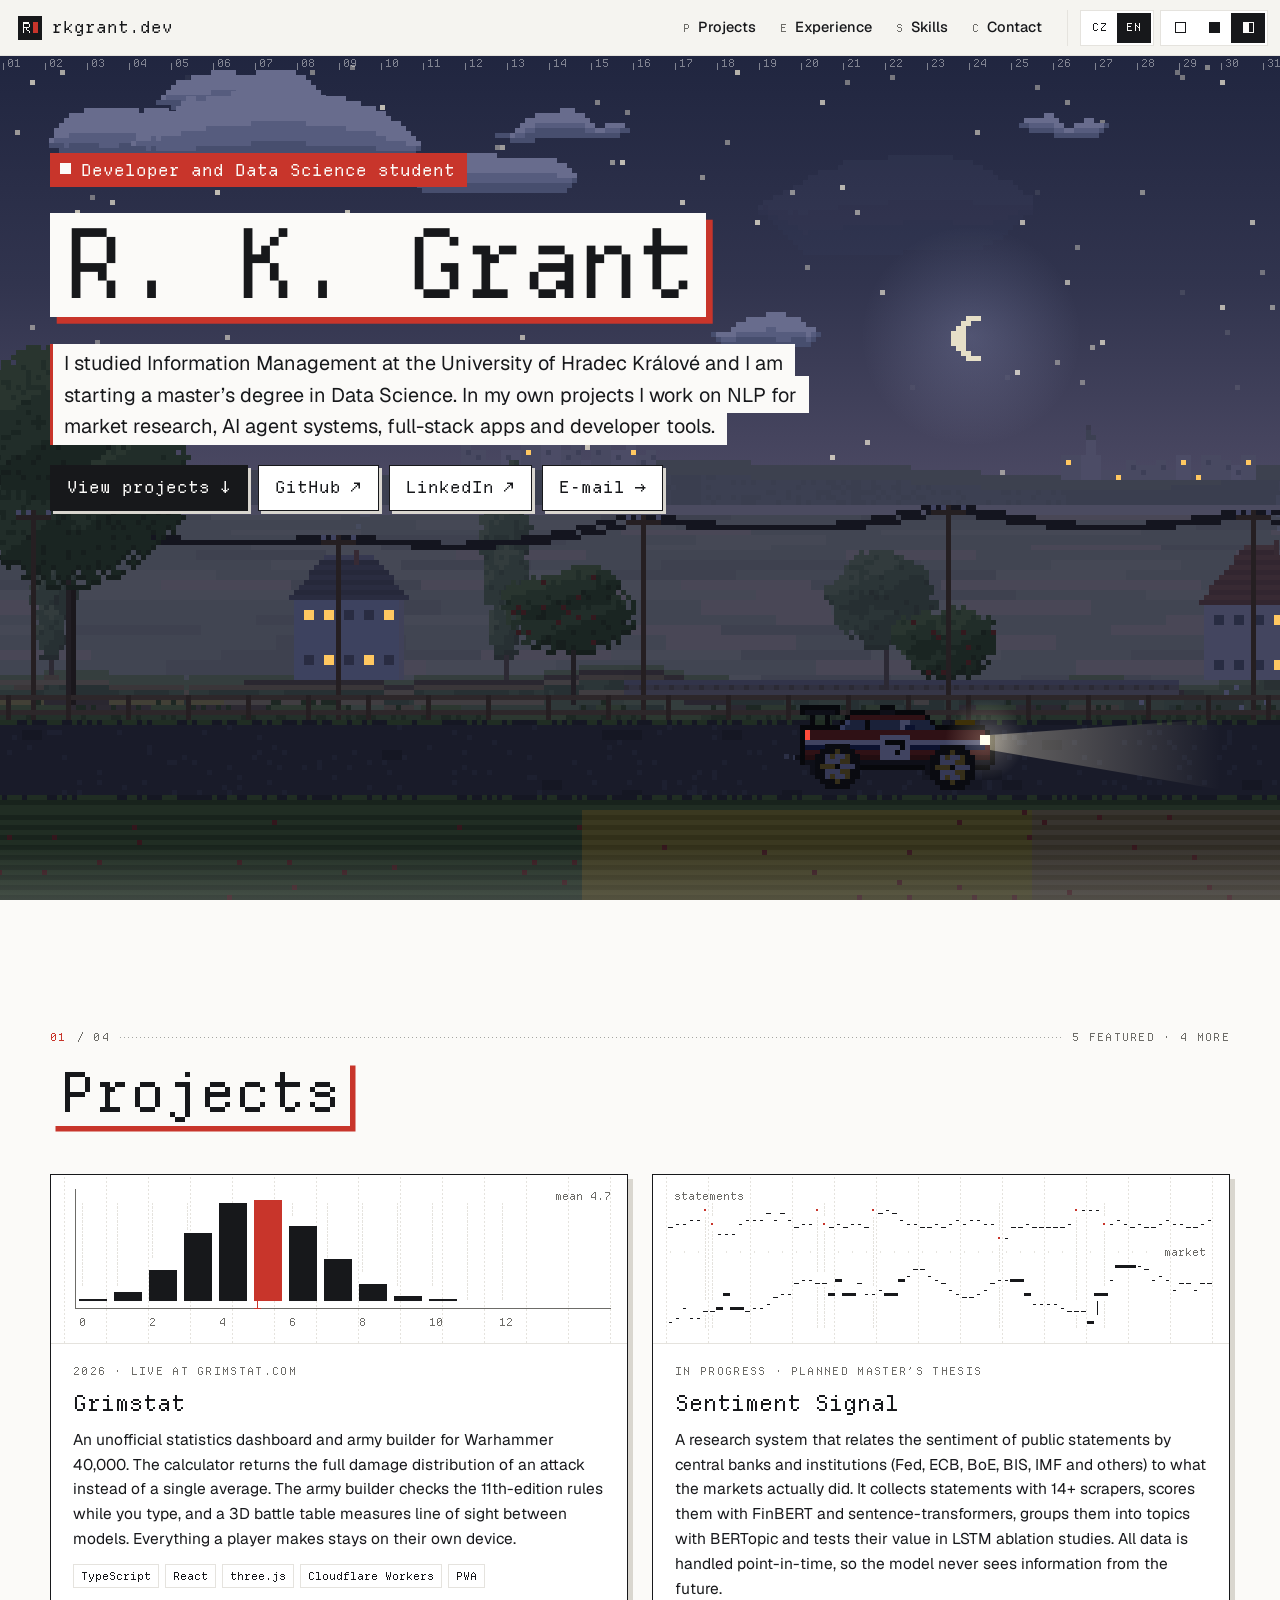
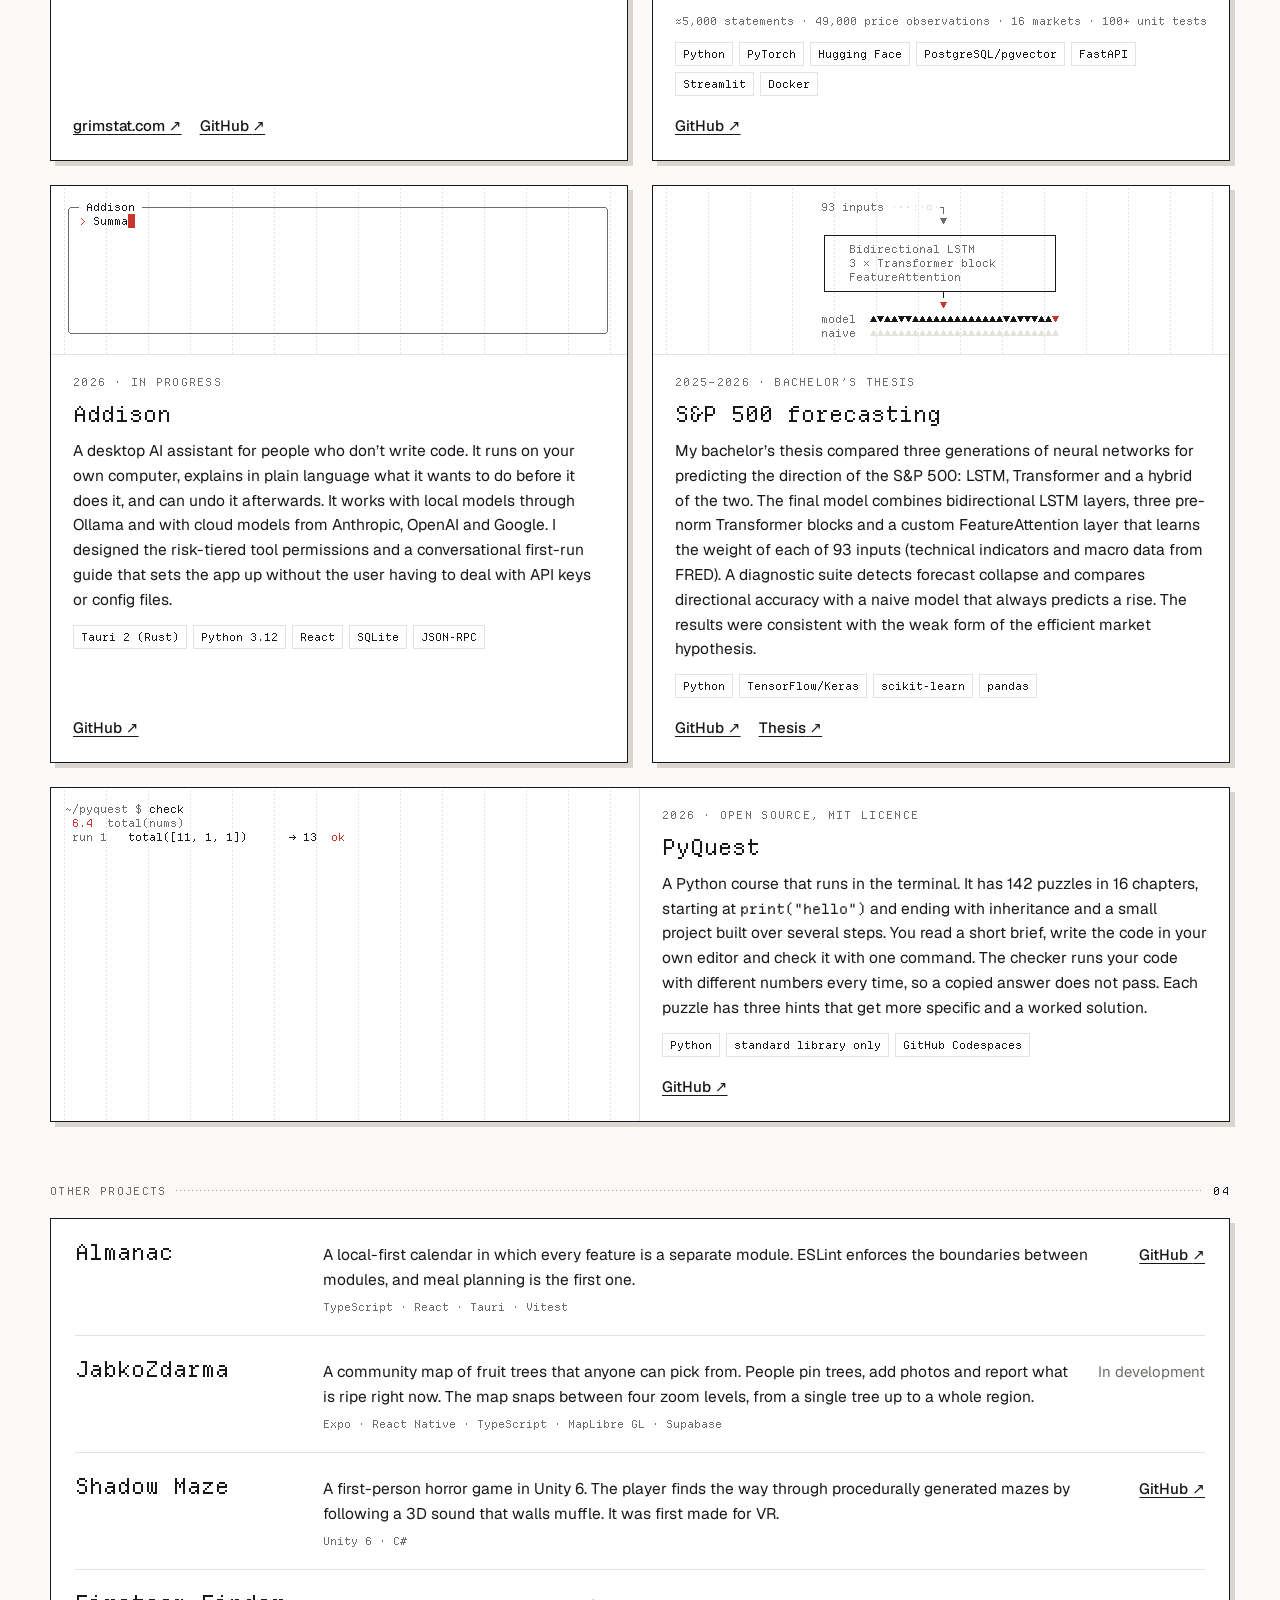
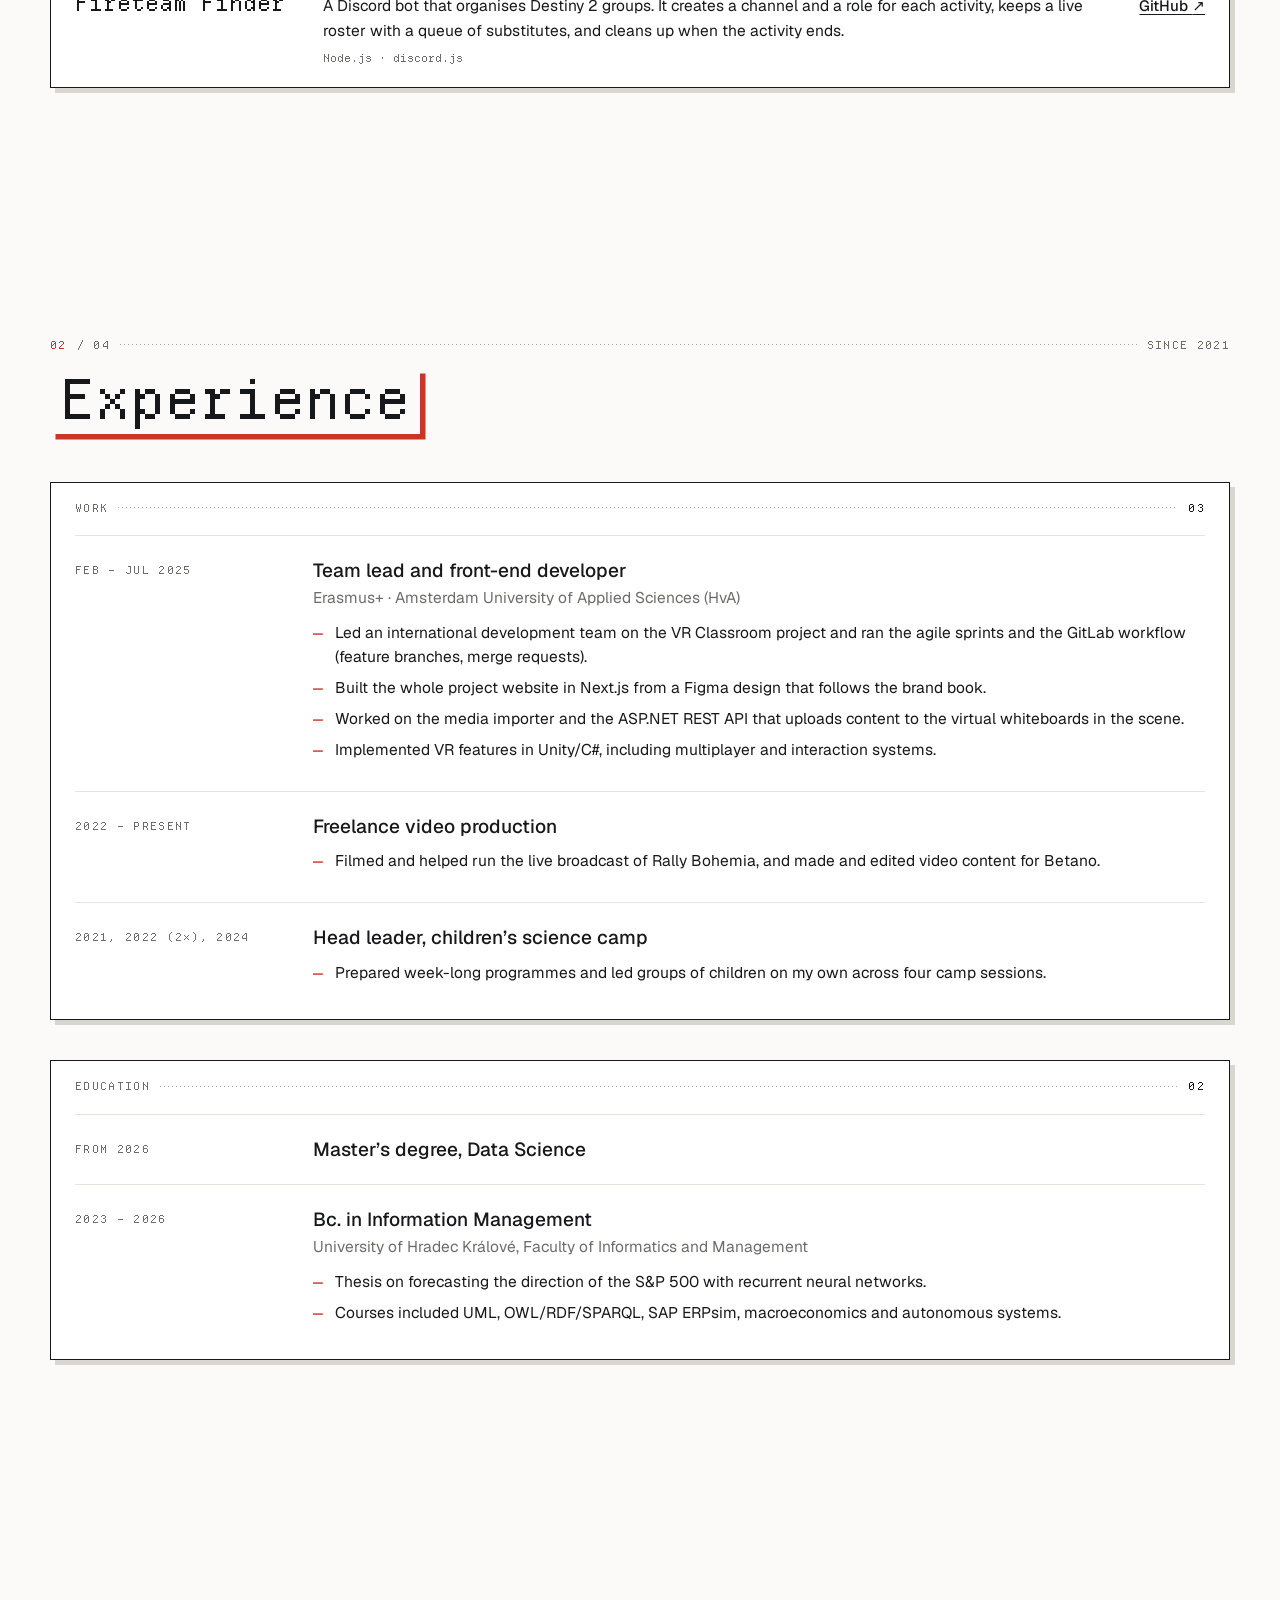
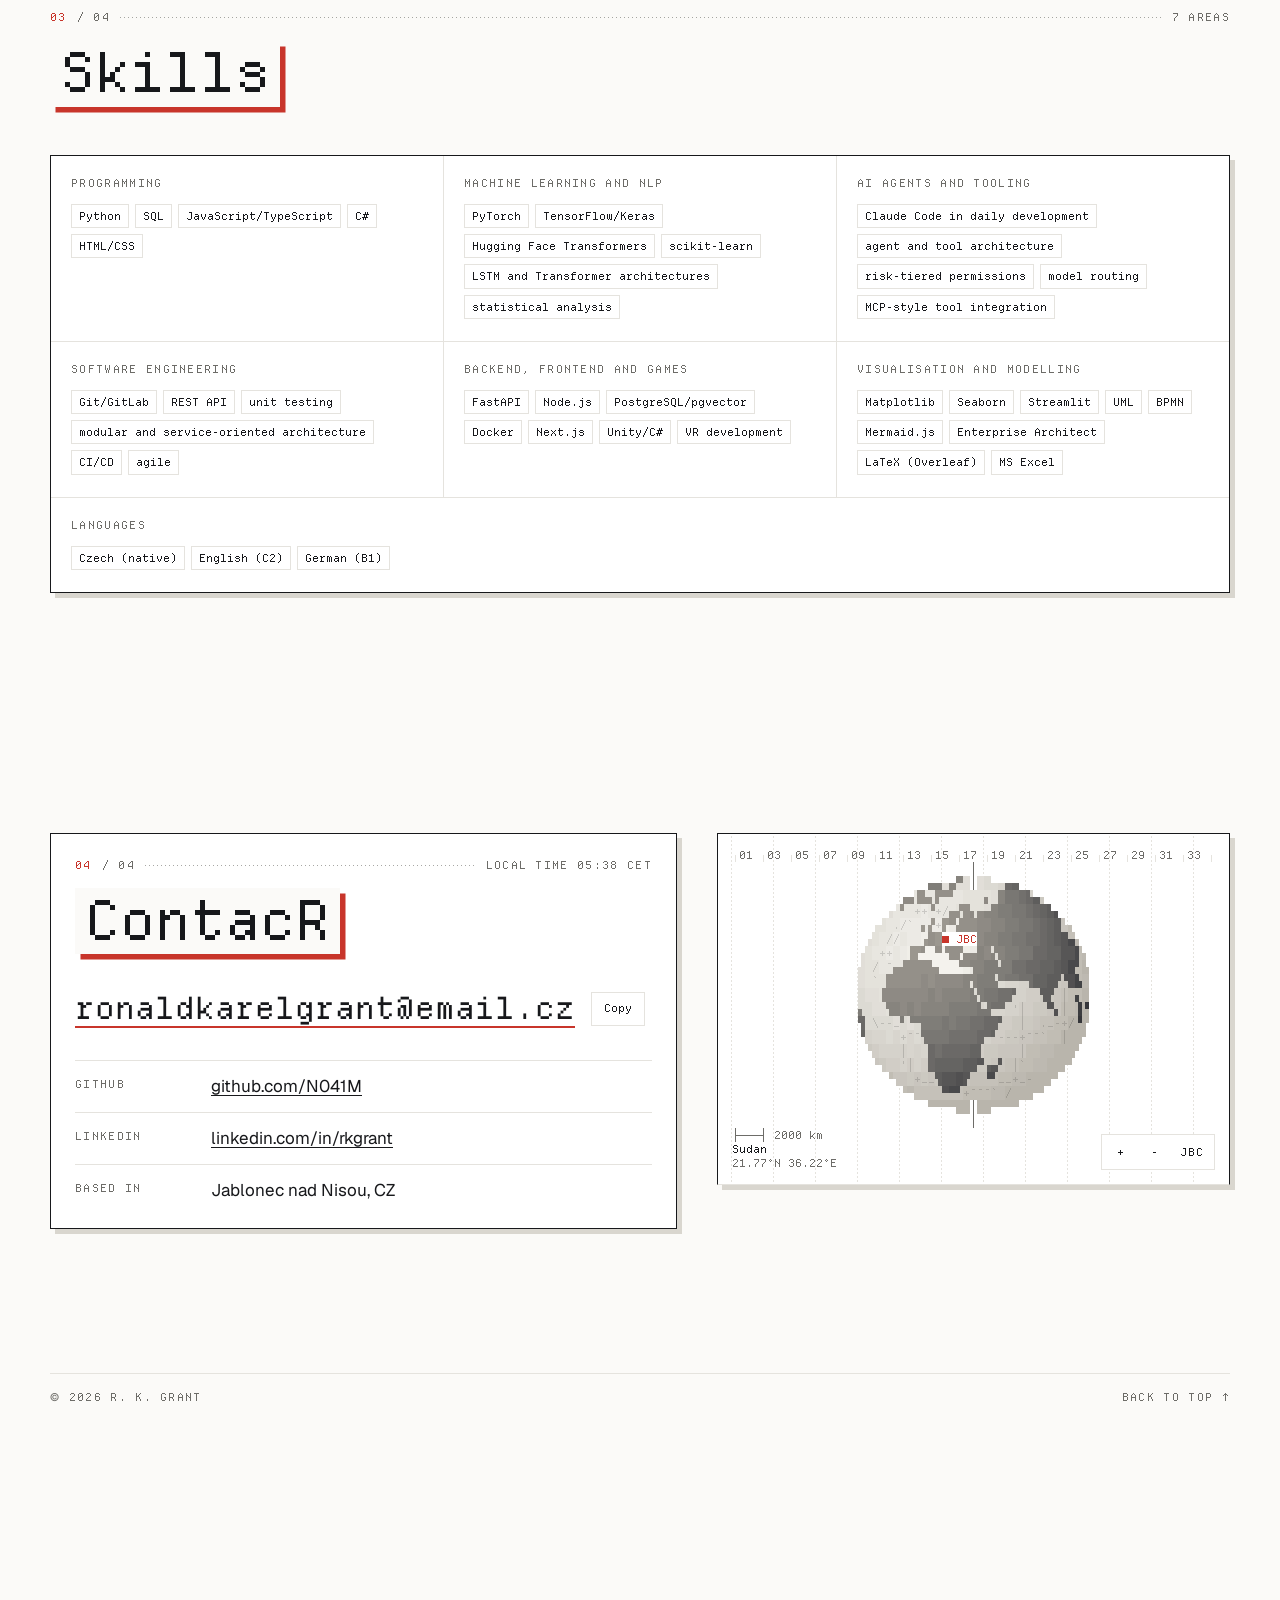
<file: index.html>
<!doctype html>
<html lang="en">
<head>
  <meta charset="utf-8">
  <meta name="viewport" content="width=device-width, initial-scale=1, viewport-fit=cover">
  <title>R. K. Grant · Developer and Data Science student</title>
  <meta name="description" content="Portfolio of Ronald Karel Grant, a developer and Data Science student from Jablonec nad Nisou who works on NLP research, AI agent systems, full-stack apps and developer tools.">
  <meta name="author" content="Ronald Karel Grant">
  <link rel="alternate" hreflang="en" href="https://rkgrant.dev/?lang=en">
  <link rel="alternate" hreflang="cs" href="https://rkgrant.dev/?lang=cs">
  <link rel="alternate" hreflang="x-default" href="https://rkgrant.dev/">
  <meta name="theme-color" content="#f5f4f0" media="(prefers-color-scheme: light)">
  <meta name="theme-color" content="#18191c" media="(prefers-color-scheme: dark)">
  <meta property="og:type" content="website">
  <meta property="og:url" content="https://rkgrant.dev/">
  <meta property="og:title" content="R. K. Grant">
  <meta property="og:description" content="Developer and Data Science student working on NLP research, AI agent systems, full-stack apps and developer tools.">
  <meta property="og:image" content="https://rkgrant.dev/assets/img/og.png">
  <meta property="og:image:width" content="1200">
  <meta property="og:image:height" content="630">
  <meta property="og:locale" content="en_GB">
  <meta property="og:locale:alternate" content="cs_CZ">
  <meta name="twitter:card" content="summary_large_image">
  <link rel="icon" href="assets/img/favicon.svg" type="image/svg+xml">
  <link rel="icon" href="assets/img/favicon-32.png" sizes="32x32" type="image/png">
  <link rel="apple-touch-icon" href="assets/img/apple-touch-icon.png">
  <link rel="preload" href="assets/fonts/DepartureMono-Regular.woff2" as="font" type="font/woff2" crossorigin>
  <link rel="preload" href="assets/fonts/Geist-latin.woff2" as="font" type="font/woff2" crossorigin>
  <link rel="stylesheet" href="assets/css/site.css">
  <script>
    // Language and theme are set before first paint so the page does not flash.
    (function () {
      var d = document.documentElement, s = null, l = null, t = null;
      try { s = window.localStorage; } catch (e) {}
      var q = new URLSearchParams(location.search).get("lang");
      try { l = s && s.getItem("lang"); t = s && s.getItem("theme"); } catch (e) {}
      if (q === "cs" || q === "en") l = q;
      if (l !== "cs" && l !== "en") {
        var list = navigator.languages || [navigator.language || "en"];
        l = "en";
        for (var i = 0; i < list.length; i++) {
          var c = String(list[i] || "").toLowerCase();
          if (c.indexOf("cs") === 0 || c.indexOf("sk") === 0) { l = "cs"; break; }
          if (c.indexOf("en") === 0) break;
        }
      }
      d.lang = l;
      if (t === "light" || t === "dark") d.setAttribute("data-theme", t);
    })();
  </script>
  <script type="application/ld+json">
  {
    "@context": "https://schema.org",
    "@type": "Person",
    "name": "Ronald Karel Grant",
    "url": "https://rkgrant.dev/",
    "email": "mailto:ronaldkarelgrant@email.cz",
    "jobTitle": "Developer",
    "address": { "@type": "PostalAddress", "addressLocality": "Jablonec nad Nisou", "addressCountry": "CZ" },
    "alumniOf": { "@type": "CollegeOrUniversity", "name": "University of Hradec Králové" },
    "knowsLanguage": ["cs", "en", "de"],
    "sameAs": ["https://github.com/N041M", "https://www.linkedin.com/in/rkgrant"]
  }
  </script>
  <script defer src="assets/js/scramble.js"></script>
  <script defer src="assets/js/field.js"></script>
  <script defer src="assets/js/drive/core.js"></script>
  <script defer src="assets/js/drive/art-nature.js"></script>
  <script defer src="assets/js/drive/art-built.js"></script>
  <script defer src="assets/js/drive/art-beings.js"></script>
  <script defer src="assets/js/drive/world.js"></script>
  <script defer src="assets/js/drive/weather.js"></script>
  <script defer src="assets/js/drive/scenes.js"></script>
  <script defer src="assets/js/drive/ascii.js"></script>
  <script defer src="assets/js/drive/engine.js"></script>
  <script defer src="assets/js/figures.js"></script>
  <script defer src="assets/js/site.js"></script>
</head>
<body>
  <a class="skip" href="#main"><span lang="en">Skip to content</span><span lang="cs">Přeskočit na obsah</span></a>
  <canvas id="drive" aria-hidden="true"></canvas>
  <canvas id="field" aria-hidden="true"></canvas>

  <header class="top">
    <div class="bar ko">
      <a class="brand" href="#top">
        <svg class="mark" viewBox="0 0 16 16" aria-hidden="true" shape-rendering="crispEdges"><rect class="mark-bg" width="16" height="16"/><path class="mark-r" d="M3 4h4v1H3zM3 5h1v6H3zM7 5h1v2H7zM4 7h3v1H4zM5 8h1v1H5zM6 9h1v1H6zM7 10h1v1H7z"/><rect class="mark-cursor" x="10" y="4" width="3" height="7"/></svg>
        <span data-scramble>rkgrant.dev</span>
      </a>
      <nav class="nav" data-label-en="Sections" data-label-cs="Sekce" aria-label="Sections">
        <a href="#projects" data-key-en="p" data-key-cs="p"><kbd>P</kbd><span data-scramble><span lang="en">Projects</span><span lang="cs">Projekty</span></span></a>
        <a href="#experience" data-key-en="e" data-key-cs="z"><kbd><span lang="en">E</span><span lang="cs">Z</span></kbd><span data-scramble><span lang="en">Experience</span><span lang="cs">Zkušenosti</span></span></a>
        <a href="#skills" data-key-en="s" data-key-cs="d"><kbd><span lang="en">S</span><span lang="cs">D</span></kbd><span data-scramble><span lang="en">Skills</span><span lang="cs">Dovednosti</span></span></a>
        <a href="#contact" data-key-en="c" data-key-cs="k"><kbd><span lang="en">C</span><span lang="cs">K</span></kbd><span data-scramble><span lang="en">Contact</span><span lang="cs">Kontakt</span></span></a>
      </nav>
      <div class="controls">
        <div class="seg" role="group" data-label-en="Language" data-label-cs="Jazyk" aria-label="Language">
          <button type="button" data-set-lang="cs" lang="cs-CZ" aria-label="Čeština" title="Čeština" aria-pressed="false">CZ</button>
          <button type="button" data-set-lang="en" lang="en-GB" aria-label="English" title="English" aria-pressed="true">EN</button>
        </div>
        <div class="seg" role="group" data-label-en="Theme" data-label-cs="Vzhled" aria-label="Theme">
          <button type="button" data-set-theme="light" data-label-en="Light" data-label-cs="Světlý" aria-label="Light" aria-pressed="false"><i class="ico ico-light" aria-hidden="true"></i></button>
          <button type="button" data-set-theme="dark" data-label-en="Dark" data-label-cs="Tmavý" aria-label="Dark" aria-pressed="false"><i class="ico ico-dark" aria-hidden="true"></i></button>
          <button type="button" data-set-theme="system" data-label-en="Match the system" data-label-cs="Podle systému" aria-label="Match the system" aria-pressed="true"><i class="ico ico-auto" aria-hidden="true"></i></button>
        </div>
      </div>
    </div>
  </header>

  <main id="main">
    <section class="hero" id="top" data-hero>
      <div class="wrap hero-inner">
        <p class="eyebrow" data-scramble="180"><span class="sq" aria-hidden="true"></span><span lang="en">Developer and Data Science student</span><span lang="cs">Vývojář a student Data Science</span></p>
        <h1 class="name" data-scramble="0"><span class="line">R. K. Grant</span></h1>
        <p class="lede" lang="en"><span class="hl">I studied Information Management at the University of Hradec Králové and I am starting a master’s degree in Data Science. In my own projects I work on NLP for market research, AI agent systems, full-stack apps and developer tools.</span></p>
        <p class="lede" lang="cs"><span class="hl">Vystudoval jsem Informační management na FIM Univerzity Hradec Králové a nastupuji do navazujícího magisterského studia Data Science. Ve vlastních projektech se věnuji průzkumu trhu pomocí NLP, návrhu agentních systémů s umělou inteligencí, full-stack vývoji a tvorbě nástrojů.</span></p>
        <div class="actions">
          <a class="btn btn-solid" href="#projects" data-scramble><span lang="en">View projects</span><span lang="cs">Zobrazit projekty</span><span aria-hidden="true">↓</span></a>
          <a class="btn" href="https://github.com/N041M" data-scramble><span>GitHub</span><span aria-hidden="true">↗</span></a>
          <a class="btn" href="https://www.linkedin.com/in/rkgrant" data-scramble><span>LinkedIn</span><span aria-hidden="true">↗</span></a>
          <a class="btn" href="mailto:ronaldkarelgrant@email.cz" data-scramble><span>E-mail</span><span aria-hidden="true">→</span></a>
        </div>
      </div>
    </section>

    <section class="section" id="projects" aria-labelledby="projects-h">
      <div class="wrap">
        <header class="section-head ko">
          <p class="kicker"><span class="idx" data-scramble>01</span><span class="of">/ 04</span><span class="rule" aria-hidden="true"></span><span class="meta" data-scramble><span lang="en">5 featured · 4 more</span><span lang="cs">5 hlavních · 4 další</span></span></p>
          <h2 id="projects-h" data-scramble><span lang="en">Projects</span><span lang="cs">Projekty</span></h2>
        </header>

        <div class="cards">
          <article class="card ko">
            <figure class="fig">
              <pre class="plot" data-figure="grimstat" aria-hidden="true"></pre>
            </figure>
            <div class="card-body">
              <p class="card-meta" data-scramble><span>2026</span><span aria-hidden="true">·</span><span lang="en">Live at grimstat.com</span><span lang="cs">V provozu na grimstat.com</span></p>
              <h3 class="card-title"><a href="https://grimstat.com">Grimstat</a></h3>
              <p lang="en">An unofficial statistics dashboard and army builder for Warhammer 40,000. The calculator returns the full damage distribution of an attack instead of a single average. The army builder checks the 11th-edition rules while you type, and a 3D battle table measures line of sight between models. Everything a player makes stays on their own device.</p>
              <p lang="cs">Neoficiální statistický nástroj a tvorba armád pro Warhammer 40,000. Kalkulačka místo jednoho průměru vrací celé rozdělení pravděpodobnosti poškození. Tvorba armád průběžně kontroluje pravidla 11. edice a 3D bojiště měří přímou viditelnost mezi modely. Vše, co hráč vytvoří, zůstává v jeho zařízení.</p>
              <ul class="tags"><li>TypeScript</li><li>React</li><li>three.js</li><li>Cloudflare Workers</li><li>PWA</li></ul>
              <p class="links"><a href="https://grimstat.com">grimstat.com <span aria-hidden="true">↗</span></a><a href="https://github.com/N041M/Grimstat">GitHub <span aria-hidden="true">↗</span></a></p>
            </div>
          </article>

          <article class="card ko">
            <figure class="fig">
              <pre class="plot" data-figure="sentiment" aria-hidden="true"></pre>
            </figure>
            <div class="card-body">
              <p class="card-meta" data-scramble><span lang="en">In progress</span><span lang="cs">Probíhá</span><span aria-hidden="true">·</span><span lang="en">Planned master’s thesis</span><span lang="cs">Plánovaná diplomová práce</span></p>
              <h3 class="card-title"><a href="https://github.com/N041M/Sentiment-Research">Sentiment Signal</a></h3>
              <p lang="en">A research system that relates the sentiment of public statements by central banks and institutions (Fed, ECB, BoE, BIS, IMF and others) to what the markets actually did. It collects statements with 14+ scrapers, scores them with FinBERT and sentence-transformers, groups them into topics with BERTopic and tests their value in LSTM ablation studies. All data is handled point-in-time, so the model never sees information from the future.</p>
              <p lang="cs">Výzkumný systém, který propojuje sentiment veřejných vyjádření centrálních bank a institucí (Fed, ECB, BoE, BIS, MMF a dalších) se skutečným vývojem trhů. Vyjádření sbírá pomocí 14+ scraperů, skóruje je modely FinBERT a sentence-transformers, shlukuje je do témat pomocí BERTopic a jejich přínos ověřuje ablačními studiemi s LSTM. Všechna data se zpracovávají point-in-time, aby model nikdy nenahlížel do budoucnosti.</p>
              <p class="figures" lang="en">≈5,000 statements · 49,000 price observations · 16 markets · 100+ unit tests</p>
              <p class="figures" lang="cs">≈5 000 vyjádření · 49 000 cenových pozorování · 16 trhů · 100+ jednotkových testů</p>
              <ul class="tags"><li>Python</li><li>PyTorch</li><li>Hugging Face</li><li>PostgreSQL/pgvector</li><li>FastAPI</li><li>Streamlit</li><li>Docker</li></ul>
              <p class="links"><a href="https://github.com/N041M/Sentiment-Research">GitHub <span aria-hidden="true">↗</span></a></p>
            </div>
          </article>

          <article class="card ko">
            <figure class="fig">
              <pre class="plot" data-figure="addison" aria-hidden="true"></pre>
            </figure>
            <div class="card-body">
              <p class="card-meta" data-scramble><span>2026</span><span aria-hidden="true">·</span><span lang="en">In progress</span><span lang="cs">Probíhá</span></p>
              <h3 class="card-title"><a href="https://github.com/N041M/Addison">Addison</a></h3>
              <p lang="en">A desktop AI assistant for people who don’t write code. It runs on your own computer, explains in plain language what it wants to do before it does it, and can undo it afterwards. It works with local models through Ollama and with cloud models from Anthropic, OpenAI and Google. I designed the risk-tiered tool permissions and a conversational first-run guide that sets the app up without the user having to deal with API keys or config files.</p>
              <p lang="cs">Desktopový AI asistent pro lidi, kteří neprogramují. Běží na vlastním počítači, před každou akcí srozumitelně vysvětlí, co chce udělat, a umí ji vrátit zpět. Funguje s lokálními modely přes Ollama i s cloudovými modely od Anthropicu, OpenAI a Googlu. Navrhl jsem systém oprávnění nástrojů odstupňovaný podle rizika a konverzačního průvodce prvním spuštěním, který aplikaci nastaví, aniž by uživatel musel řešit API klíče nebo konfigurační soubory.</p>
              <ul class="tags"><li>Tauri 2 (Rust)</li><li>Python 3.12</li><li>React</li><li>SQLite</li><li>JSON-RPC</li></ul>
              <p class="links"><a href="https://github.com/N041M/Addison">GitHub <span aria-hidden="true">↗</span></a></p>
            </div>
          </article>

          <article class="card ko">
            <figure class="fig">
              <pre class="plot" data-figure="snp" aria-hidden="true"></pre>
            </figure>
            <div class="card-body">
              <p class="card-meta" data-scramble><span>2025–2026</span><span aria-hidden="true">·</span><span lang="en">Bachelor’s thesis</span><span lang="cs">Bakalářská práce</span></p>
              <h3 class="card-title"><a href="https://github.com/N041M/SnP500-Forecasting-Models"><span lang="en">S&amp;P 500 forecasting</span><span lang="cs">Predikce indexu S&amp;P 500</span></a></h3>
              <p lang="en">My bachelor’s thesis compared three generations of neural networks for predicting the direction of the S&amp;P 500: LSTM, Transformer and a hybrid of the two. The final model combines bidirectional LSTM layers, three pre-norm Transformer blocks and a custom FeatureAttention layer that learns the weight of each of 93 inputs (technical indicators and macro data from FRED). A diagnostic suite detects forecast collapse and compares directional accuracy with a naive model that always predicts a rise. The results were consistent with the weak form of the efficient market hypothesis.</p>
              <p lang="cs">Bakalářská práce porovnávala tři generace neuronových sítí pro předpověď směru indexu S&amp;P 500: LSTM, Transformer a jejich hybrid. Finální model kombinuje obousměrné vrstvy LSTM, tři pre-norm Transformer bloky a vlastní vrstvu FeatureAttention, která se učí důležitost každého z 93 vstupů (technické indikátory a makroekonomická data z FRED). Sada diagnostických nástrojů odhaluje kolaps předpovědi a porovnává směrovou přesnost s naivním modelem, který vždy předpovídá růst. Výsledky odpovídaly slabé formě hypotézy efektivních trhů.</p>
              <ul class="tags"><li>Python</li><li>TensorFlow/Keras</li><li>scikit-learn</li><li>pandas</li></ul>
              <p class="links"><a href="https://github.com/N041M/SnP500-Forecasting-Models">GitHub <span aria-hidden="true">↗</span></a><a href="https://theses.cz/id/i8juls/"><span lang="en">Thesis</span><span lang="cs">Text práce</span> <span aria-hidden="true">↗</span></a></p>
            </div>
          </article>

          <article class="card wide ko">
            <figure class="fig">
              <pre class="plot" data-figure="pyquest" aria-hidden="true"></pre>
            </figure>
            <div class="card-body">
              <p class="card-meta" data-scramble><span>2026</span><span aria-hidden="true">·</span><span lang="en">Open source, MIT licence</span><span lang="cs">Open source, licence MIT</span></p>
              <h3 class="card-title"><a href="https://github.com/N041M/PyQuest">PyQuest</a></h3>
              <p lang="en">A Python course that runs in the terminal. It has 142 puzzles in 16 chapters, starting at <code>print("hello")</code> and ending with inheritance and a small project built over several steps. You read a short brief, write the code in your own editor and check it with one command. The checker runs your code with different numbers every time, so a copied answer does not pass. Each puzzle has three hints that get more specific and a worked solution.</p>
              <p lang="cs">Kurz Pythonu, který běží v terminálu. Má 142 úloh v 16 kapitolách, od <code>print("hello")</code> až po dědičnost a malý projekt stavěný v několika krocích. Uživatel si přečte krátké zadání, napíše kód ve vlastním editoru a zkontroluje ho jedním příkazem. Validátor spouští kód pokaždé s jinými čísly, takže opsaná odpověď neprojde. Ke každé úloze jsou tři postupně konkrétnější nápovědy a vzorové řešení.</p>
              <ul class="tags"><li>Python</li><li><span lang="en">standard library only</span><span lang="cs">jen standardní knihovna</span></li><li>GitHub Codespaces</li></ul>
              <p class="links"><a href="https://github.com/N041M/PyQuest">GitHub <span aria-hidden="true">↗</span></a></p>
            </div>
          </article>
        </div>

        <h3 class="subhead ko"><span data-scramble><span lang="en">Other projects</span><span lang="cs">Další projekty</span></span><span class="rule" aria-hidden="true"></span><span class="n">04</span></h3>
        <ul class="more ko">
          <li>
            <p class="more-name"><a href="https://github.com/N041M/Almanac">Almanac</a></p>
            <div class="more-body">
              <p lang="en">A local-first calendar in which every feature is a separate module. ESLint enforces the boundaries between modules, and meal planning is the first one.</p>
              <p lang="cs">Kalendář fungující přednostně lokálně, ve kterém je každá funkce samostatný modul. Hranice mezi moduly hlídá ESLint a prvním modulem je plánování jídel.</p>
              <p class="more-tags">TypeScript · React · Tauri · Vitest</p>
            </div>
            <a class="more-link" href="https://github.com/N041M/Almanac">GitHub <span aria-hidden="true">↗</span></a>
          </li>
          <li>
            <p class="more-name">JabkoZdarma</p>
            <div class="more-body">
              <p lang="en">A community map of fruit trees that anyone can pick from. People pin trees, add photos and report what is ripe right now. The map snaps between four zoom levels, from a single tree up to a whole region.</p>
              <p lang="cs">Komunitní mapa ovocných stromů, ze kterých si může natrhat kdokoli. Lidé přidávají stromy a fotky a hlásí, co je právě zralé. Mapa přeskakuje mezi čtyřmi úrovněmi přiblížení, od jednoho stromu až po celý kraj.</p>
              <p class="more-tags">Expo · React Native · TypeScript · MapLibre GL · Supabase</p>
            </div>
            <span class="more-link muted"><span lang="en">In development</span><span lang="cs">Ve vývoji</span></span>
          </li>
          <li>
            <p class="more-name"><a href="https://github.com/N041M/Shadow-Maze">Shadow Maze</a></p>
            <div class="more-body">
              <p lang="en">A first-person horror game in Unity 6. The player finds the way through procedurally generated mazes by following a 3D sound that walls muffle. It was first made for VR.</p>
              <p lang="cs">Hororová hra z pohledu první osoby v Unity 6. Hráč se v procedurálně generovaném bludišti orientuje podle prostorového zvuku tlumeného stěnami. Původně vznikla pro VR.</p>
              <p class="more-tags">Unity 6 · C#</p>
            </div>
            <a class="more-link" href="https://github.com/N041M/Shadow-Maze">GitHub <span aria-hidden="true">↗</span></a>
          </li>
          <li>
            <p class="more-name"><a href="https://github.com/N041M/Fireteam-Finder">Fireteam Finder</a></p>
            <div class="more-body">
              <p lang="en">A Discord bot that organises Destiny 2 groups. It creates a channel and a role for each activity, keeps a live roster with a queue of substitutes, and cleans up when the activity ends.</p>
              <p lang="cs">Discord bot pro organizaci skupin v Destiny 2. Pro každou aktivitu vytvoří kanál a roli, vede živou soupisku s frontou náhradníků a po skončení aktivity po sobě uklidí.</p>
              <p class="more-tags">Node.js · discord.js</p>
            </div>
            <a class="more-link" href="https://github.com/N041M/Fireteam-Finder">GitHub <span aria-hidden="true">↗</span></a>
          </li>
        </ul>
      </div>
    </section>

    <section class="section" id="experience" aria-labelledby="experience-h">
      <div class="wrap">
        <header class="section-head ko">
          <p class="kicker"><span class="idx" data-scramble>02</span><span class="of">/ 04</span><span class="rule" aria-hidden="true"></span><span class="meta" data-scramble><span lang="en">Since 2021</span><span lang="cs">Od roku 2021</span></span></p>
          <h2 id="experience-h" data-scramble><span lang="en">Experience</span><span lang="cs">Zkušenosti</span></h2>
        </header>

        <div class="block ko">
          <h3 class="subhead"><span data-scramble><span lang="en">Work</span><span lang="cs">Práce</span></span><span class="rule" aria-hidden="true"></span><span class="n">03</span></h3>
          <ol class="timeline">
            <li class="tl-item">
              <p class="tl-date" data-scramble><span lang="en">Feb – Jul 2025</span><span lang="cs">únor – červenec 2025</span></p>
              <div>
                <h4 class="tl-role"><span lang="en">Team lead and front-end developer</span><span lang="cs">Vedoucí týmu a front-end vývojář</span></h4>
                <p class="tl-org"><span lang="en">Erasmus+ · Amsterdam University of Applied Sciences (HvA)</span><span lang="cs">Erasmus+ · Hogeschool van Amsterdam (HvA)</span></p>
                <ul class="points" lang="en">
                  <li>Led an international development team on the VR Classroom project and ran the agile sprints and the GitLab workflow (feature branches, merge requests).</li>
                  <li>Built the whole project website in Next.js from a Figma design that follows the brand book.</li>
                  <li>Worked on the media importer and the ASP.NET REST API that uploads content to the virtual whiteboards in the scene.</li>
                  <li>Implemented VR features in Unity/C#, including multiplayer and interaction systems.</li>
                </ul>
                <ul class="points" lang="cs">
                  <li>Vedl jsem mezinárodní vývojový tým na projektu VR Classroom, řídil agilní sprinty a práci v GitLabu (feature branche, merge requesty).</li>
                  <li>Vytvořil jsem kompletní web projektu v Next.js, navržený ve Figmě podle brand booku.</li>
                  <li>Podílel jsem se na importéru médií a na REST API v ASP.NET pro nahrávání obsahu na virtuální tabule ve scéně.</li>
                  <li>Implementoval jsem funkce pro VR v Unity/C# (multiplayer a interakční systémy).</li>
                </ul>
              </div>
            </li>
            <li class="tl-item">
              <p class="tl-date" data-scramble><span lang="en">2022 – present</span><span lang="cs">2022 – dosud</span></p>
              <div>
                <h4 class="tl-role"><span lang="en">Freelance video production</span><span lang="cs">Videoprodukce na volné noze</span></h4>
                <ul class="points" lang="en"><li>Filmed and helped run the live broadcast of Rally Bohemia, and made and edited video content for Betano.</li></ul>
                <ul class="points" lang="cs"><li>Natáčel jsem a podílel se na živém přenosu automobilové soutěže Rally Bohemia, tvořil a stříhal videoobsah pro Betano.</li></ul>
              </div>
            </li>
            <li class="tl-item">
              <p class="tl-date" data-scramble><span>2021, 2022 (2×), 2024</span></p>
              <div>
                <h4 class="tl-role"><span lang="en">Head leader, children’s science camp</span><span lang="cs">Hlavní vedoucí, dětský vědecký tábor</span></h4>
                <ul class="points" lang="en"><li>Prepared week-long programmes and led groups of children on my own across four camp sessions.</li></ul>
                <ul class="points" lang="cs"><li>Připravoval jsem týdenní programy a samostatně vedl skupiny dětí (4 turnusy).</li></ul>
              </div>
            </li>
          </ol>
        </div>

        <div class="block ko">
          <h3 class="subhead"><span data-scramble><span lang="en">Education</span><span lang="cs">Vzdělání</span></span><span class="rule" aria-hidden="true"></span><span class="n">02</span></h3>
          <ol class="timeline">
            <li class="tl-item">
              <p class="tl-date" data-scramble><span lang="en">from 2026</span><span lang="cs">od roku 2026</span></p>
              <div>
                <h4 class="tl-role"><span lang="en">Master’s degree, Data Science</span><span lang="cs">Navazující magisterské studium, Data Science</span></h4>
              </div>
            </li>
            <li class="tl-item">
              <p class="tl-date" data-scramble><span>2023 – 2026</span></p>
              <div>
                <h4 class="tl-role"><span lang="en">Bc. in Information Management</span><span lang="cs">Bc. Informační management</span></h4>
                <p class="tl-org"><span lang="en">University of Hradec Králové, Faculty of Informatics and Management</span><span lang="cs">Univerzita Hradec Králové, Fakulta informatiky a managementu</span></p>
                <ul class="points" lang="en">
                  <li>Thesis on forecasting the direction of the S&amp;P 500 with recurrent neural networks.</li>
                  <li>Courses included UML, OWL/RDF/SPARQL, SAP ERPsim, macroeconomics and autonomous systems.</li>
                </ul>
                <ul class="points" lang="cs">
                  <li>Bakalářská práce na téma předpovědi směru indexu S&amp;P 500 pomocí rekurentních neuronových sítí.</li>
                  <li>Absolvované předměty zahrnovaly UML, OWL/RDF/SPARQL, SAP ERPsim, makroekonomii a autonomní systémy.</li>
                </ul>
              </div>
            </li>
          </ol>
        </div>
      </div>
    </section>

    <section class="section" id="skills" aria-labelledby="skills-h">
      <div class="wrap">
        <header class="section-head ko">
          <p class="kicker"><span class="idx" data-scramble>03</span><span class="of">/ 04</span><span class="rule" aria-hidden="true"></span><span class="meta" data-scramble><span lang="en">7 areas</span><span lang="cs">7 oblastí</span></span></p>
          <h2 id="skills-h" data-scramble><span lang="en">Skills</span><span lang="cs">Dovednosti</span></h2>
        </header>
        <div class="skills ko">
          <div class="skill">
            <h3 data-scramble><span lang="en">Programming</span><span lang="cs">Programování</span></h3>
            <ul class="tags"><li>Python</li><li>SQL</li><li>JavaScript/TypeScript</li><li>C#</li><li>HTML/CSS</li></ul>
          </div>
          <div class="skill">
            <h3 data-scramble><span lang="en">Machine learning and NLP</span><span lang="cs">Strojové učení a NLP</span></h3>
            <ul class="tags"><li>PyTorch</li><li>TensorFlow/Keras</li><li>Hugging Face Transformers</li><li>scikit-learn</li><li><span lang="en">LSTM and Transformer architectures</span><span lang="cs">architektury LSTM a Transformer</span></li><li><span lang="en">statistical analysis</span><span lang="cs">statistická analýza</span></li></ul>
          </div>
          <div class="skill">
            <h3 data-scramble><span lang="en">AI agents and tooling</span><span lang="cs">Agentní postupy a nástroje s AI</span></h3>
            <ul class="tags"><li><span lang="en">Claude Code in daily development</span><span lang="cs">Claude Code při každodenním vývoji</span></li><li><span lang="en">agent and tool architecture</span><span lang="cs">návrh architektury agentů a nástrojů</span></li><li><span lang="en">risk-tiered permissions</span><span lang="cs">oprávnění odstupňovaná podle rizika</span></li><li><span lang="en">model routing</span><span lang="cs">směrování modelů</span></li><li><span lang="en">MCP-style tool integration</span><span lang="cs">integrace nástrojů ve stylu MCP</span></li></ul>
          </div>
          <div class="skill">
            <h3 data-scramble><span lang="en">Software engineering</span><span lang="cs">Softwarové inženýrství</span></h3>
            <ul class="tags"><li>Git/GitLab</li><li>REST API</li><li><span lang="en">unit testing</span><span lang="cs">jednotkové testování</span></li><li><span lang="en">modular and service-oriented architecture</span><span lang="cs">modulární a servisně orientovaná architektura</span></li><li>CI/CD</li><li><span lang="en">agile</span><span lang="cs">agilní vývoj</span></li></ul>
          </div>
          <div class="skill">
            <h3 data-scramble><span lang="en">Backend, frontend and games</span><span lang="cs">Backend, frontend a vývoj her</span></h3>
            <ul class="tags"><li>FastAPI</li><li>Node.js</li><li>PostgreSQL/pgvector</li><li>Docker</li><li>Next.js</li><li>Unity/C#</li><li><span lang="en">VR development</span><span lang="cs">vývoj pro VR</span></li></ul>
          </div>
          <div class="skill">
            <h3 data-scramble><span lang="en">Visualisation and modelling</span><span lang="cs">Vizualizace a modelování</span></h3>
            <ul class="tags"><li>Matplotlib</li><li>Seaborn</li><li>Streamlit</li><li>UML</li><li>BPMN</li><li>Mermaid.js</li><li>Enterprise Architect</li><li>LaTeX (Overleaf)</li><li>MS Excel</li></ul>
          </div>
          <div class="skill wide">
            <h3 data-scramble><span lang="en">Languages</span><span lang="cs">Jazyky</span></h3>
            <ul class="tags"><li><span lang="en">Czech (native)</span><span lang="cs">čeština (rodilý mluvčí)</span></li><li><span lang="en">English (C2)</span><span lang="cs">angličtina (C2)</span></li><li><span lang="en">German (B1)</span><span lang="cs">němčina (B1)</span></li></ul>
          </div>
        </div>
      </div>
    </section>

    <section class="section contact" id="contact" aria-labelledby="contact-h">
      <div class="wrap contact-grid">
        <div class="contact-main ko">
          <header class="section-head">
            <p class="kicker"><span class="idx" data-scramble>04</span><span class="of">/ 04</span><span class="rule" aria-hidden="true"></span><span class="meta"><span lang="en">Local time</span><span lang="cs">Místní čas</span> <span data-clock>--:--</span></span></p>
            <h2 id="contact-h" data-scramble><span lang="en">Contact</span><span lang="cs">Kontakt</span></h2>
          </header>
          <p class="mail-row">
            <a class="big-mail" href="mailto:ronaldkarelgrant@email.cz">ronaldkarelgrant@email.cz</a>
            <button type="button" class="copy" data-copy="ronaldkarelgrant@email.cz" data-scramble>
              <span class="copy-idle"><span lang="en">Copy</span><span lang="cs">Kopírovat</span></span>
              <span class="copy-done"><span lang="en">Copied</span><span lang="cs">Zkopírováno</span></span>
            </button>
          </p>
          <dl class="contact-list">
            <div><dt>GitHub</dt><dd><a href="https://github.com/N041M">github.com/N041M</a></dd></div>
            <div><dt>LinkedIn</dt><dd><a href="https://www.linkedin.com/in/rkgrant">linkedin.com/in/rkgrant</a></dd></div>
            <div><dt><span lang="en">Based in</span><span lang="cs">Místo</span></dt><dd>Jablonec nad Nisou, CZ</dd></div>
          </dl>
        </div>
        <figure class="fig globe-fig ko">
          <pre class="plot" data-figure="globe" aria-hidden="true"></pre>
          <div class="seg globe-zoom" role="group" data-label-en="Globe" data-label-cs="Glóbus" aria-label="Globe">
            <button type="button" data-globe="in" data-label-en="Zoom in" data-label-cs="Přiblížit" aria-label="Zoom in" title="Zoom in">+</button>
            <button type="button" data-globe="out" data-label-en="Zoom out" data-label-cs="Oddálit" aria-label="Zoom out" title="Zoom out">-</button>
            <button type="button" data-globe="home" data-label-en="Show Jablonec nad Nisou" data-label-cs="Ukázat Jablonec nad Nisou" aria-label="Show Jablonec nad Nisou" title="Show Jablonec nad Nisou">JBC</button>
          </div>
        </figure>
      </div>
    </section>
  </main>

  <footer class="foot">
    <div class="wrap">
      <div class="foot-row ko">
        <p><span class="copy-sign">©</span> <span data-year>2026</span> R. K. Grant</p>
        <p><a href="#top"><span lang="en">Back to top</span><span lang="cs">Nahoru</span> <span aria-hidden="true">↑</span></a></p>
      </div>
    </div>
    <div class="shore" data-shore aria-hidden="true"></div>
  </footer>
</body>
</html>
</file>
<file: assets/css/site.css>
/* rkgrant.dev */

@font-face {
  font-family: "Departure Mono";
  src: url("../fonts/DepartureMono-Regular.woff2") format("woff2");
  font-display: swap;
}
@font-face {
  font-family: "Geist";
  src: url("../fonts/Geist-latin.woff2") format("woff2");
  font-weight: 100 900;
  font-display: swap;
  unicode-range: U+0000-00FF, U+0131, U+0152-0153, U+02BB-02BC, U+02C6, U+02DA, U+02DC, U+0304, U+0308, U+0329, U+2000-206F, U+20AC, U+2122, U+2191, U+2193, U+2212, U+2215, U+FEFF, U+FFFD;
}
@font-face {
  font-family: "Geist";
  src: url("../fonts/Geist-latin-ext.woff2") format("woff2");
  font-weight: 100 900;
  font-display: swap;
  unicode-range: U+0100-02BA, U+02BD-02C5, U+02C7-02CC, U+02CE-02D7, U+02DD-02FF, U+0304, U+0308, U+0329, U+1D00-1DBF, U+1E00-1E9F, U+1EF2-1EFF, U+2020, U+20A0-20AB, U+20AD-20C0, U+2113, U+2C60-2C7F, U+A720-A7FF;
}

/* Colours follow Grimstat: warm greys, hairline borders and a red accent.
   --accent is the one colour on the page, and the background picks it up too.
   --line is for hairlines, --soft for hover fills, --panel for cards and
   buttons, and --bar for the top bar. Panels have an --edge and cast a hard
   --drop shadow so they stand off the moving background. The globe shades
   its sea and land between the --sea-* and --land-* pairs. */
:root {
  --bg: #fbfaf8;
  --fg: #17181b;
  --muted: #6d6c68;
  --line: #e5e3de;
  --soft: #efeeea;
  --panel: #ffffff;
  --bar: #f5f4f0;
  --edge: #17181b;
  --drop: #d9d6cf;
  --accent: #c8352b;
  --accent-ink: #c8352b;
  --on-accent: #fbfaf8;
  --sea-lit: #f4f2ed;
  --sea-dark: #b9b5ac;
  --land-lit: #9b978f;
  --land-dark: #35363a;
  --mono: "Departure Mono", ui-monospace, "SF Mono", Menlo, Consolas, monospace;
  --sans: "Geist", ui-sans-serif, system-ui, -apple-system, "Segoe UI", Roboto, sans-serif;
  --gutter: clamp(16px, 4vw, 40px);
  --maxw: 1180px;
  color-scheme: light;
}
@media (prefers-color-scheme: dark) {
  :root:not([data-theme="light"]) {
    --bg: #131417;
    --fg: #edece8;
    --muted: #8e8d88;
    --line: #2a2b30;
    --soft: #212227;
    --panel: #18191c;
    --bar: #18191c;
    --edge: #4a4b52;
    --drop: #2c2d33;
    --accent: #dc665e;
    --accent-ink: #e8776e;
    --on-accent: #131417;
    --sea-lit: #3a3b41;
    --sea-dark: #1c1d20;
    --land-lit: #d8d6d0;
    --land-dark: #4d4e53;
    color-scheme: dark;
  }
}
:root[data-theme="dark"] {
  --bg: #131417;
  --fg: #edece8;
  --muted: #8e8d88;
  --line: #2a2b30;
  --soft: #212227;
  --panel: #18191c;
  --bar: #18191c;
  --edge: #4a4b52;
  --drop: #2c2d33;
  --accent: #dc665e;
  --accent-ink: #e8776e;
  --on-accent: #131417;
  --sea-lit: #3a3b41;
  --sea-dark: #1c1d20;
  --land-lit: #d8d6d0;
  --land-dark: #4d4e53;
  color-scheme: dark;
}

*, *::before, *::after { box-sizing: border-box; }

html {
  -webkit-text-size-adjust: 100%;
  scroll-behavior: smooth;
  scroll-padding-top: 84px;
}

body {
  margin: 0;
  background: var(--bg);
  color: var(--fg);
  font: 400 17px/1.6 var(--sans);
  -webkit-font-smoothing: antialiased;
  overflow-x: hidden;
}

/* Only the active language is shown. */
html[lang="en"] body [lang="cs"],
html[lang="cs"] body [lang="en"] { display: none !important; }
body [lang] { animation: lang-in 0.45s ease both; }
@keyframes lang-in { from { opacity: 0; } }

/* The drive is drawn under the glyph field, which leaves its cells clear
   where the drive shows. */
#drive,
#field {
  position: fixed;
  inset: 0;
  width: 100%;
  height: 100vh;
  height: 100lvh;
  display: block;
  pointer-events: none;
  z-index: 0;
}
html.over-car { cursor: pointer; }

.top, main, .foot { position: relative; z-index: 1; }

a { color: inherit; text-decoration-thickness: 1px; text-underline-offset: 3px; }
a:hover { color: var(--accent-ink); }
::selection { background: var(--accent); color: var(--on-accent); }
:focus-visible { outline: 2px solid var(--accent); outline-offset: 3px; }

p, h1, h2, h3, h4 { margin: 0; }

/* The field clears a ragged margin around every .ko element. Text that is
   not on a panel sits on strips of the page colour instead, cut to each
   line. */

/* Cards, the skills grid, the timeline and the contact block are panels. */
.card,
.skills,
.block,
.more,
.contact-main,
.globe-fig {
  border: 1px solid var(--edge);
  background: var(--panel);
  box-shadow: 5px 5px 0 var(--drop);
}

.wrap {
  width: 100%;
  max-width: calc(var(--maxw) + 2 * var(--gutter));
  margin: 0 auto;
  padding: 0 var(--gutter);
}

.skip {
  position: fixed;
  left: 12px;
  top: -80px;
  z-index: 30;
  padding: 10px 14px;
  background: var(--fg);
  color: var(--bg);
  font: 16.5px/1 var(--mono);
  text-decoration: none;
}
.skip:focus { top: 24px; }

/* ------------------------------------------------------------------ labels */

/* One label style for everything that names or counts something: section
   indexes, sub-headings, card details, dates and captions. */
.label,
.kicker,
.subhead,
.card-meta,
.tl-date,
.skill h3,
.contact-list dt,
.foot-row {
  font: 400 11px/1.3 var(--mono);
  letter-spacing: 0.12em;
  text-transform: uppercase;
  color: var(--muted);
}

/* ------------------------------------------------------------------ top bar */

/* The bar runs the full width of the window, like Grimstat's. The field's
   numbered ruler hangs just below it. */
.top {
  position: fixed;
  top: 0;
  left: 0;
  right: 0;
  z-index: 10;
}
.bar {
  display: flex;
  align-items: center;
  gap: 6px;
  height: 56px;
  padding: 0 12px 0 16px;
  border-bottom: 1px solid var(--line);
  background: var(--bar);
}

.brand {
  display: inline-flex;
  align-items: center;
  gap: 10px;
  margin-right: auto;
  padding: 6px 8px 6px 2px;
  font: 16.5px/1 var(--mono);
  text-decoration: none;
}
.mark { width: 24px; height: 24px; flex: none; }
.mark-bg { fill: var(--fg); }
.mark-r { fill: var(--bg); }
.mark-cursor { fill: var(--accent); animation: blink 1.1s steps(1) infinite; }
@keyframes blink { 50% { opacity: 0; } }

.nav { display: flex; gap: 2px; }
.nav a {
  display: inline-flex;
  align-items: baseline;
  gap: 8px;
  padding: 10px 11px;
  font: 500 14.5px/1 var(--sans);
  text-decoration: none;
}
.nav a:hover { color: var(--fg); background: var(--soft); }
.nav a[aria-current="true"] { background: var(--soft); box-shadow: inset 0 -2px 0 var(--accent); }
.nav kbd {
  font: 400 11px/1 var(--mono);
  color: var(--muted);
}
.nav a[aria-current="true"] kbd { color: var(--accent-ink); }

.controls {
  display: flex;
  gap: 6px;
  margin-left: 8px;
  padding-left: 12px;
  border-left: 1px solid var(--line);
}
.seg {
  display: inline-flex;
  padding: 2px;
  border: 1px solid var(--line);
  background: var(--panel);
}
.seg button {
  appearance: none;
  display: inline-grid;
  place-items: center;
  height: 30px;
  min-width: 34px;
  padding: 0 8px;
  border: 0;
  background: transparent;
  color: var(--fg);
  font: 400 11px/1 var(--mono);
  letter-spacing: 0.08em;
  cursor: pointer;
}
.seg button:hover { background: var(--soft); }
.seg button[aria-pressed="true"] { background: var(--fg); color: var(--bg); }

.ico {
  width: 11px;
  height: 11px;
  border: 1.5px solid currentColor;
}
.ico-dark { background: currentColor; }
.ico-auto { background: linear-gradient(90deg, currentColor 50%, transparent 50%); }

@media (max-width: 900px) {
  .nav kbd { display: none; }
}
@media (max-width: 760px) {
  .nav { display: none; }
  .controls { margin-left: 0; padding-left: 0; border-left: 0; }
}
@media (max-width: 400px) {
  .brand span { display: none; }
}

/* --------------------------------------------------------------------- hero */

.hero {
  min-height: 100vh;
  min-height: 100svh;
  display: flex;
  align-items: flex-start;
  padding: clamp(104px, 17vh, 190px) 0 max(120px, 18vh);
}
.hero-inner {
  display: flex;
  flex-direction: column;
  align-items: flex-start;
  gap: clamp(14px, 2.4vh, 22px);
}

/* The hero text sits on strips of the page colour, and the scene stays
   visible around them. The eyebrow is a red tag and the name casts a hard red
   shadow. Each line of the intro gets its own strip, with a red rule down the
   left edge. */
.eyebrow {
  display: flex;
  align-items: flex-start;
  gap: 10px;
  width: fit-content;
  padding: 7px 12px 6px 10px;
  background: var(--accent);
  color: var(--on-accent);
  font: 16.5px/1.3 var(--mono);
}
.sq { flex: none; width: 11px; height: 11px; margin-top: 0.2em; background: var(--accent); }
.eyebrow .sq { background: var(--on-accent); }

.name {
  font: 400 clamp(36px, min(8vw, 11vh), 96px)/0.92 var(--mono);
  letter-spacing: -0.04em;
  margin: 0.04em 0 0.1em;
}
.name .line {
  display: block;
  width: fit-content;
  padding: 0.06em 0.14em 0.1em;
  background: var(--bg);
  box-shadow: 0.07em 0.07em 0 var(--accent);
}

.lede {
  max-width: 58ch;
  font-size: clamp(17px, 1.55vw, 20px);
  line-height: 1.6;
}
.lede .hl {
  padding: 0.3em 0.6em 0.3em 0.7em;
  background: var(--bg);
  box-shadow: inset 3px 0 0 var(--accent);
  -webkit-box-decoration-break: clone;
  box-decoration-break: clone;
}

.actions { display: flex; flex-wrap: wrap; gap: 10px; }
.btn {
  display: inline-flex;
  align-items: center;
  gap: 10px;
  height: 46px;
  padding: 0 16px;
  border: 1px solid var(--edge);
  background: var(--panel);
  box-shadow: 3px 3px 0 var(--drop);
  color: var(--fg);
  font: 16.5px/1 var(--mono);
  text-decoration: none;
}
.btn:hover { background: var(--accent); border-color: var(--accent); color: var(--on-accent); }
.btn-solid { background: var(--fg); border-color: var(--fg); color: var(--bg); }

/* ----------------------------------------------------------------- sections */

.section { padding: clamp(72px, 10vw, 120px) 0; }

/* A section opens with a label row (index, a rule, a short status) and then
   the title. */
.section-head { margin-bottom: 36px; padding: 10px 0 12px; }
.kicker {
  display: flex;
  align-items: center;
  gap: 10px;
  margin-bottom: 16px;
}
.kicker .idx { color: var(--accent-ink); }
.rule {
  flex: 1;
  height: 1px;
  min-width: 24px;
  background-image: linear-gradient(90deg, var(--muted) 1px, transparent 1px);
  background-size: 4px 1px;
  opacity: 0.6;
}
h2 {
  width: fit-content;
  padding: 0.08em 0.18em 0.12em;
  background: var(--bg);
  box-shadow: 0.1em 0.1em 0 var(--accent);
  font: 400 clamp(33px, 5vw, 55px)/1 var(--mono);
}

.subhead {
  display: flex;
  align-items: center;
  gap: 10px;
  margin: 56px 0 14px;
  padding: 6px 0;
}
.subhead .n { color: var(--fg); }
.block { padding: 0 24px 6px; }
.block .subhead { margin-top: 0; padding-top: 18px; }
.block + .block { margin-top: 40px; }

/* -------------------------------------------------------------------- cards */

.cards {
  display: grid;
  grid-template-columns: repeat(2, minmax(0, 1fr));
  gap: 24px;
}
@media (max-width: 880px) {
  .cards { grid-template-columns: minmax(0, 1fr); }
}

.card {
  display: flex;
  flex-direction: column;
  min-width: 0;
  transition: transform 0.2s ease, box-shadow 0.2s ease;
}
.card:hover { transform: translate(-3px, -3px); box-shadow: 8px 8px 0 var(--accent); }

/* A card that spans the grid puts its figure beside the text. */
@media (min-width: 881px) {
  .card.wide {
    grid-column: 1 / -1;
    display: grid;
    grid-template-columns: minmax(0, 1fr) minmax(0, 1fr);
  }
  .card.wide .fig {
    display: flex;
    flex-direction: column;
    border-bottom: 0;
    border-right: 1px solid var(--line);
  }
  .card.wide .plot { flex: 1; height: auto; min-height: 140px; }
}

/* Figures are framed like plots, with dotted grid columns behind the
   drawing. */
.fig {
  margin: 0;
  padding: 14px;
  border-bottom: 1px solid var(--line);
  background-image:
    linear-gradient(var(--panel) 50%, transparent 50%),
    linear-gradient(90deg, var(--line) 1px, transparent 1px);
  background-size: 100% 4px, 42px 100%;
  background-position: 0 0, 13px 0;
}
/* A figure fills the width it is given and never widens its card, so it
   redraws to fit after a resize or a rotation. */
.plot {
  max-width: 100%;
  margin: 0;
  height: 140px;
  overflow: hidden;
  font: 11px/14px var(--mono);
  white-space: pre;
  color: var(--fg);
  user-select: none;
}
.plot .a { color: var(--accent); }
.plot .d { color: var(--muted); }
.plot .g { color: var(--line); }
.plot .i { background: var(--fg); color: var(--bg); }
.plot .ai { background: var(--accent); color: var(--on-accent); }

/* The globe's shading. Sea and land each blend from a lit colour to a shadow
   colour, and s0–s15 and l0–l15 set how lit a cell is. Sea is drawn as the
   cell background (sb) or, on the rim, as a glyph (sf). Land is a glyph (lf)
   or, under a border, the background (lb). */
.plot .s0 { --s: 0%; }
.plot .s1 { --s: 7%; }
.plot .s2 { --s: 13%; }
.plot .s3 { --s: 20%; }
.plot .s4 { --s: 27%; }
.plot .s5 { --s: 33%; }
.plot .s6 { --s: 40%; }
.plot .s7 { --s: 47%; }
.plot .s8 { --s: 53%; }
.plot .s9 { --s: 60%; }
.plot .s10 { --s: 67%; }
.plot .s11 { --s: 73%; }
.plot .s12 { --s: 80%; }
.plot .s13 { --s: 87%; }
.plot .s14 { --s: 93%; }
.plot .s15 { --s: 100%; }
.plot .l0 { --l: 0%; }
.plot .l1 { --l: 7%; }
.plot .l2 { --l: 13%; }
.plot .l3 { --l: 20%; }
.plot .l4 { --l: 27%; }
.plot .l5 { --l: 33%; }
.plot .l6 { --l: 40%; }
.plot .l7 { --l: 47%; }
.plot .l8 { --l: 53%; }
.plot .l9 { --l: 60%; }
.plot .l10 { --l: 67%; }
.plot .l11 { --l: 73%; }
.plot .l12 { --l: 80%; }
.plot .l13 { --l: 87%; }
.plot .l14 { --l: 93%; }
.plot .l15 { --l: 100%; }
.plot .sb { background: color-mix(in srgb, var(--sea-lit) var(--s), var(--sea-dark)); }
.plot .sf { color: color-mix(in srgb, var(--sea-lit) var(--s), var(--sea-dark)); }
.plot .lb { background: color-mix(in srgb, var(--land-lit) var(--l), var(--land-dark)); }
.plot .lf { color: color-mix(in srgb, var(--land-lit) var(--l), var(--land-dark)); }
.plot .cut { color: var(--panel); }
.plot .gr { color: color-mix(in srgb, var(--fg) 16%, transparent); }
.plot .tag { background: var(--panel); }

.card-body {
  display: flex;
  flex-direction: column;
  gap: 12px;
  flex: 1;
  padding: 20px 22px 22px;
}
.card-body > p:not([class]) { font-size: 15.5px; line-height: 1.6; }
.card-body code { font: 0.92em var(--mono); }
.card-meta {
  display: flex;
  flex-wrap: wrap;
  gap: 8px;
}
.card-title { font: 400 22px/1.15 var(--mono); }
.card-title a { text-decoration: none; }
.card-title a:hover { text-decoration: underline; }
.figures { font: 11px/1.5 var(--mono); color: var(--muted); }

.tags {
  display: flex;
  flex-wrap: wrap;
  gap: 6px;
  margin: 0;
  padding: 0;
  list-style: none;
}
.tags li {
  padding: 5px 7px 4px;
  border: 1px solid var(--line);
  font: 11px/1.2 var(--mono);
}

.links {
  display: flex;
  flex-wrap: wrap;
  gap: 18px;
  margin-top: auto;
  padding-top: 6px;
  font-weight: 500;
  font-size: 15px;
}

/* ----------------------------------------------------------- other projects */

.more {
  margin: 0;
  padding: 0 24px;
  list-style: none;
}
.more li {
  display: grid;
  grid-template-columns: 220px minmax(0, 1fr) auto;
  gap: 8px 28px;
  align-items: baseline;
  padding: 20px 0;
  border-top: 1px solid var(--line);
}
.more li:first-child { border-top: 0; }
.more-name { font: 400 22px/1.2 var(--mono); }
.more-name a { text-decoration: none; }
.more-name a:hover { text-decoration: underline; }
.more-body { display: flex; flex-direction: column; gap: 6px; font-size: 15.5px; }
.more-tags { font: 11px/1.5 var(--mono); color: var(--muted); }
.more-link { font-weight: 500; font-size: 15px; white-space: nowrap; }
.muted { color: var(--muted); font-weight: 400; }
@media (max-width: 760px) {
  .more li { grid-template-columns: 1fr; }
}

/* ----------------------------------------------------------------- timeline */

.timeline { margin: 0; padding: 0; list-style: none; }
.tl-item {
  display: grid;
  grid-template-columns: 210px minmax(0, 1fr);
  gap: 6px 28px;
  padding: 22px 0;
  border-top: 1px solid var(--line);
}
.tl-date { padding-top: 5px; }
.tl-role { font: 500 19px/1.35 var(--sans); }
.tl-org { margin-top: 2px; color: var(--muted); font-size: 15.5px; }
.points { margin: 10px 0 0; padding: 0; list-style: none; }
.points li { position: relative; margin: 6px 0; padding-left: 22px; font-size: 15.5px; }
.points li::before {
  content: "─";
  position: absolute;
  left: 0;
  top: 0;
  font-family: var(--mono);
  color: var(--accent-ink);
}
@media (max-width: 640px) {
  .tl-item { grid-template-columns: 1fr; }
  .block, .more { padding-left: 16px; padding-right: 16px; }
  .contact-main { padding: 18px 16px 8px; }
}

/* ------------------------------------------------------------------- skills */

.skills {
  display: grid;
  grid-template-columns: repeat(3, minmax(0, 1fr));
  gap: 1px;
  background: var(--line);
}
.skill { padding: 20px 20px 22px; background: var(--panel); }
.skill.wide { grid-column: 1 / -1; }
.skill h3 { margin-bottom: 14px; }
@media (max-width: 960px) {
  .skills { grid-template-columns: repeat(2, minmax(0, 1fr)); }
}
@media (max-width: 600px) {
  .skills { grid-template-columns: 1fr; }
}

/* ------------------------------------------------------------------ contact */

.contact-grid {
  display: grid;
  grid-template-columns: minmax(0, 1.1fr) minmax(0, 0.9fr);
  gap: 40px;
  align-items: start;
}
.contact-main { padding: 24px 24px 12px; }
.contact-main .section-head { padding: 0; }
.mail-row { display: flex; flex-wrap: wrap; align-items: center; gap: 12px 16px; }
.big-mail {
  font: 400 clamp(16.5px, 2.4vw, 33px)/1.15 var(--mono);
  text-decoration: none;
  border-bottom: 2px solid var(--accent);
  overflow-wrap: anywhere;
}
.copy {
  appearance: none;
  height: 34px;
  padding: 0 12px;
  border: 1px solid var(--line);
  background: var(--panel);
  color: var(--fg);
  font: 11px/1 var(--mono);
  cursor: pointer;
}
.copy:hover { background: var(--accent); border-color: var(--accent); color: var(--on-accent); }
.copy .copy-done, .copy.done .copy-idle { display: none; }
.copy.done .copy-done { display: inline; }

.contact-list { margin: 32px 0 0; }
.contact-list div {
  display: grid;
  grid-template-columns: 120px minmax(0, 1fr);
  gap: 16px;
  padding: 12px 0;
  border-top: 1px solid var(--line);
}
.contact-list dt { line-height: 2; }
.contact-list dd { margin: 0; }

.globe-fig { position: relative; min-width: 0; }
.globe-fig .plot { height: 322px; cursor: grab; touch-action: pan-y; }
.globe-fig .plot.grabbing { cursor: grabbing; }
/* The zoom buttons sit on the right of the readings under the globe. */
.globe-zoom { position: absolute; right: 14px; bottom: 14px; }

@media (max-width: 860px) {
  .contact-grid { grid-template-columns: minmax(0, 1fr); }
}

/* ------------------------------------------------------------------- footer */

.foot { padding-top: 24px; }
.foot-row {
  display: flex;
  justify-content: space-between;
  gap: 16px;
  padding: 16px 0;
  border-top: 1px solid var(--line);
}
.foot-row a { text-decoration: none; }
.foot-row .copy-sign { font-family: var(--sans); }
.shore { height: 36vh; }

/* ------------------------------------------------------------ reduced motion */

@media (prefers-reduced-motion: reduce) {
  html { scroll-behavior: auto; }
  *, *::before, *::after { animation: none !important; transition: none !important; }
}
</file>
